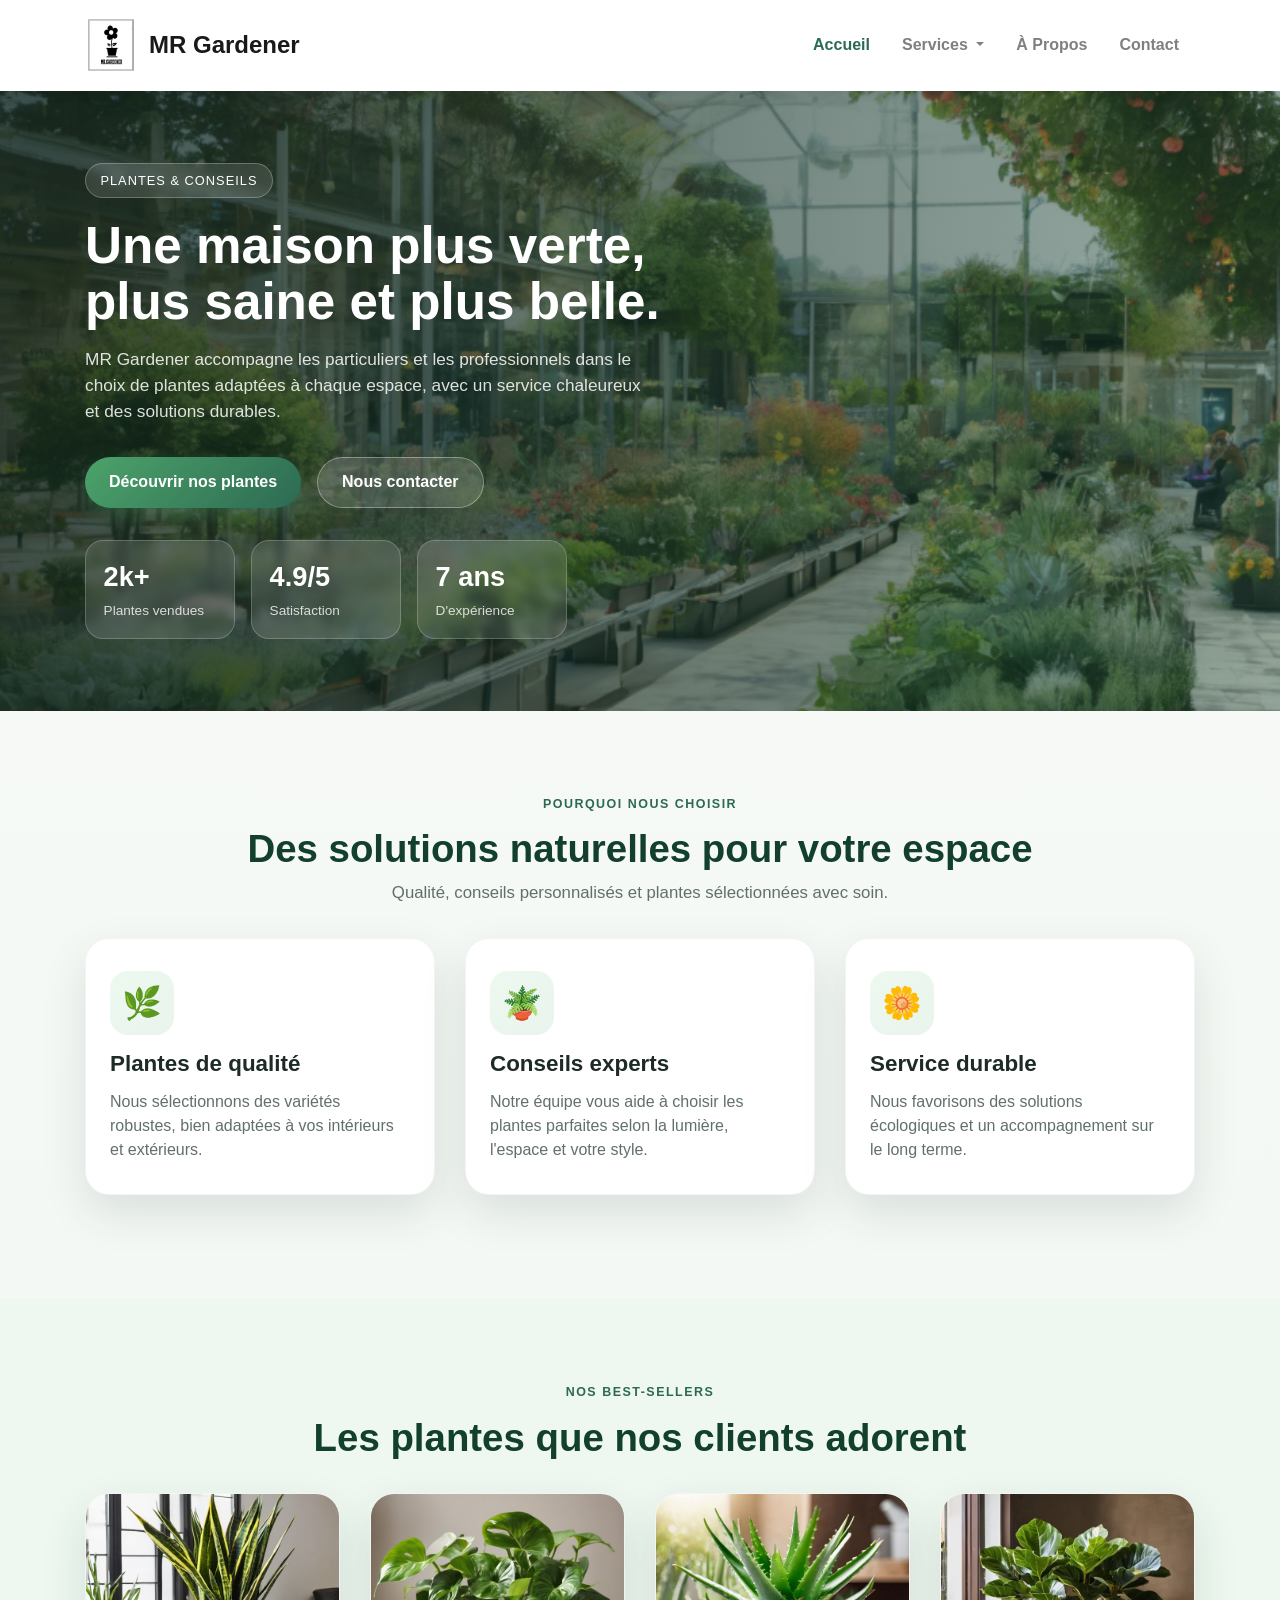
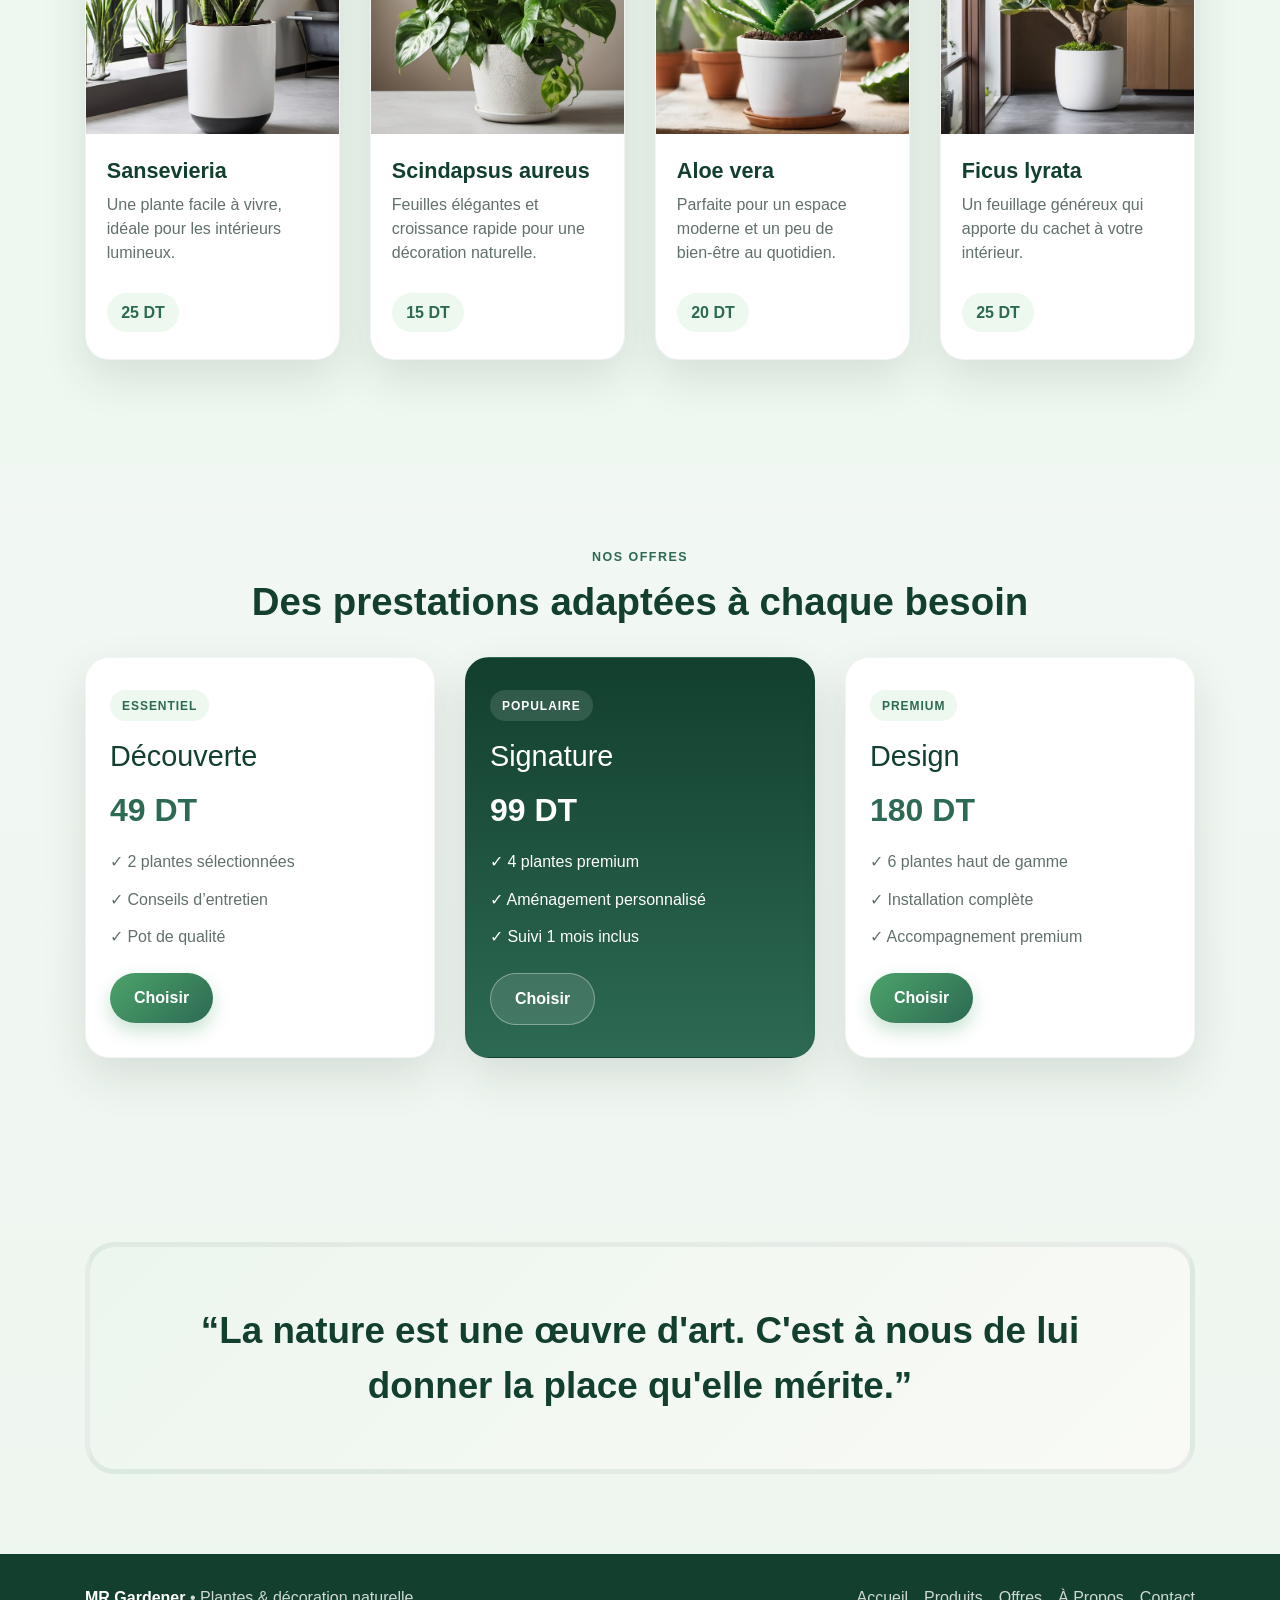
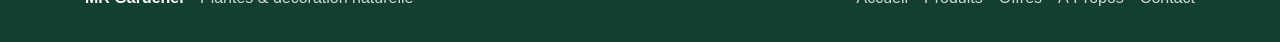
<file: index.html>
<!DOCTYPE html>
<html lang="fr">
<head>
  <meta charset="UTF-8">
  <meta name="viewport" content="width=device-width, initial-scale=1.0">
  <title>MR Gardener | Accueil</title>
  <link rel="icon" href="logo.png" type="image/png">
  <link rel="stylesheet" href="https://maxcdn.bootstrapcdn.com/bootstrap/4.5.2/css/bootstrap.min.css">
  <link rel="stylesheet" href="styles.css">
</head>
<body>

<nav class="navbar navbar-expand-lg navbar-light sticky-top">
  <div class="container">
    <a class="navbar-brand" href="index.html">
      <img src="logo.png" alt="Logo MR Gardener">
      <span>MR Gardener</span>
    </a>
    <button class="navbar-toggler" type="button" data-toggle="collapse" data-target="#navbarNav" aria-controls="navbarNav" aria-expanded="false" aria-label="Toggle navigation">
      <span class="navbar-toggler-icon"></span>
    </button>
    <div class="collapse navbar-collapse" id="navbarNav">
      <ul class="navbar-nav ml-auto">
        <li class="nav-item active">
          <a class="nav-link" href="index.html">Accueil</a>
        </li>
        <li class="nav-item dropdown">
          <a class="nav-link dropdown-toggle" href="#" id="navbarDropdown" role="button" data-toggle="dropdown" aria-haspopup="true" aria-expanded="false">
            Services
          </a>
          <div class="dropdown-menu" aria-labelledby="navbarDropdown">
            <a class="dropdown-item" href="service1.html">Nos Produits</a>
            <a class="dropdown-item" href="service2.html">Nos Offres</a>
          </div>
        </li>
        <li class="nav-item">
          <a class="nav-link" href="about.html">À Propos</a>
        </li>
        <li class="nav-item">
          <a class="nav-link" href="contact.html">Contact</a>
        </li>
      </ul>
    </div>
  </div>
</nav>

<header class="hero-section">
  <div class="container">
    <div class="row align-items-center">
      <div class="col-lg-7">
        <div class="hero-content">
          <span class="hero-badge">Plantes & conseils</span>
          <h1>Une maison plus verte, plus saine et plus belle.</h1>
          <p>MR Gardener accompagne les particuliers et les professionnels dans le choix de plantes adaptées à chaque espace, avec un service chaleureux et des solutions durables.</p>
          <div class="hero-actions">
            <a href="service1.html" class="btn-primary-custom">Découvrir nos plantes</a>
            <a href="contact.html" class="btn-secondary-custom">Nous contacter</a>
          </div>
          <div class="hero-stats">
            <div class="stat-card">
              <span class="stat-number">2k+</span>
              <span class="stat-label">Plantes vendues</span>
            </div>
            <div class="stat-card">
              <span class="stat-number">4.9/5</span>
              <span class="stat-label">Satisfaction</span>
            </div>
            <div class="stat-card">
              <span class="stat-number">7 ans</span>
              <span class="stat-label">D'expérience</span>
            </div>
          </div>
        </div>
      </div>
    </div>
  </div>
</header>

<main>
  <section class="section-shell">
    <div class="container">
      <div class="section-heading text-center">
        <span>Pourquoi nous choisir</span>
        <h2>Des solutions naturelles pour votre espace</h2>
        <p>Qualité, conseils personnalisés et plantes sélectionnées avec soin.</p>
      </div>
      <div class="row">
        <div class="col-md-4 mb-4">
          <div class="feature-card">
            <div class="feature-icon">🌿</div>
            <h3>Plantes de qualité</h3>
            <p>Nous sélectionnons des variétés robustes, bien adaptées à vos intérieurs et extérieurs.</p>
          </div>
        </div>
        <div class="col-md-4 mb-4">
          <div class="feature-card">
            <div class="feature-icon">🪴</div>
            <h3>Conseils experts</h3>
            <p>Notre équipe vous aide à choisir les plantes parfaites selon la lumière, l'espace et votre style.</p>
          </div>
        </div>
        <div class="col-md-4 mb-4">
          <div class="feature-card">
            <div class="feature-icon">🌼</div>
            <h3>Service durable</h3>
            <p>Nous favorisons des solutions écologiques et un accompagnement sur le long terme.</p>
          </div>
        </div>
      </div>
    </div>
  </section>

  <section class="section-shell" style="background: rgba(237, 248, 239, 0.75);">
    <div class="container">
      <div class="section-heading text-center">
        <span>Nos best-sellers</span>
        <h2>Les plantes que nos clients adorent</h2>
      </div>
      <div class="row">
        <div class="col-lg-3 col-md-6 mb-4">
          <div class="product-card">
            <img src="image1.jpg" alt="Sansevieria">
            <div class="product-body">
              <h3>Sansevieria</h3>
              <p>Une plante facile à vivre, idéale pour les intérieurs lumineux.</p>
              <span class="price-tag">25 DT</span>
            </div>
          </div>
        </div>
        <div class="col-lg-3 col-md-6 mb-4">
          <div class="product-card">
            <img src="image2.jpg" alt="Scindapsus aureus">
            <div class="product-body">
              <h3>Scindapsus aureus</h3>
              <p>Feuilles élégantes et croissance rapide pour une décoration naturelle.</p>
              <span class="price-tag">15 DT</span>
            </div>
          </div>
        </div>
        <div class="col-lg-3 col-md-6 mb-4">
          <div class="product-card">
            <img src="image3.jpg" alt="Aloe vera">
            <div class="product-body">
              <h3>Aloe vera</h3>
              <p>Parfaite pour un espace moderne et un peu de bien-être au quotidien.</p>
              <span class="price-tag">20 DT</span>
            </div>
          </div>
        </div>
        <div class="col-lg-3 col-md-6 mb-4">
          <div class="product-card">
            <img src="image4.jpg" alt="Ficus lyrata">
            <div class="product-body">
              <h3>Ficus lyrata</h3>
              <p>Un feuillage généreux qui apporte du cachet à votre intérieur.</p>
              <span class="price-tag">25 DT</span>
            </div>
          </div>
        </div>
      </div>
    </div>
  </section>

  <section class="section-shell">
    <div class="container">
      <div class="section-heading text-center">
        <span>Nos offres</span>
        <h2>Des prestations adaptées à chaque besoin</h2>
      </div>
      <div class="row">
        <div class="col-md-4 mb-4">
          <div class="offer-card">
            <div class="offer-badge">Essentiel</div>
            <h3>Découverte</h3>
            <div class="offer-price">49 DT</div>
            <ul>
              <li>✓ 2 plantes sélectionnées</li>
              <li>✓ Conseils d’entretien</li>
              <li>✓ Pot de qualité</li>
            </ul>
            <a href="service2.html" class="btn-primary-custom">Choisir</a>
          </div>
        </div>
        <div class="col-md-4 mb-4">
          <div class="offer-card featured">
            <div class="offer-badge">Populaire</div>
            <h3>Signature</h3>
            <div class="offer-price">99 DT</div>
            <ul>
              <li>✓ 4 plantes premium</li>
              <li>✓ Aménagement personnalisé</li>
              <li>✓ Suivi 1 mois inclus</li>
            </ul>
            <a href="service2.html" class="btn-secondary-custom">Choisir</a>
          </div>
        </div>
        <div class="col-md-4 mb-4">
          <div class="offer-card">
            <div class="offer-badge">Premium</div>
            <h3>Design</h3>
            <div class="offer-price">180 DT</div>
            <ul>
              <li>✓ 6 plantes haut de gamme</li>
              <li>✓ Installation complète</li>
              <li>✓ Accompagnement premium</li>
            </ul>
            <a href="service2.html" class="btn-primary-custom">Choisir</a>
          </div>
        </div>
      </div>
    </div>
  </section>

  <section class="section-shell">
    <div class="container">
      <div class="quote-block text-center">
        <p>“La nature est une œuvre d'art. C'est à nous de lui donner la place qu'elle mérite.”</p>
      </div>
    </div>
  </section>
</main>

<footer class="site-footer">
  <div class="container">
    <div>
      <strong>MR Gardener</strong> • Plantes & décoration naturelle
    </div>
    <div class="footer-links">
      <a href="index.html">Accueil</a>
      <a href="service1.html">Produits</a>
      <a href="service2.html">Offres</a>
      <a href="about.html">À Propos</a>
      <a href="contact.html">Contact</a>
    </div>
  </div>
</footer>

<script src="https://code.jquery.com/jquery-3.5.1.slim.min.js"></script>
<script src="https://cdn.jsdelivr.net/npm/bootstrap@4.5.2/dist/js/bootstrap.bundle.min.js"></script>
</body>
</html>
</file>
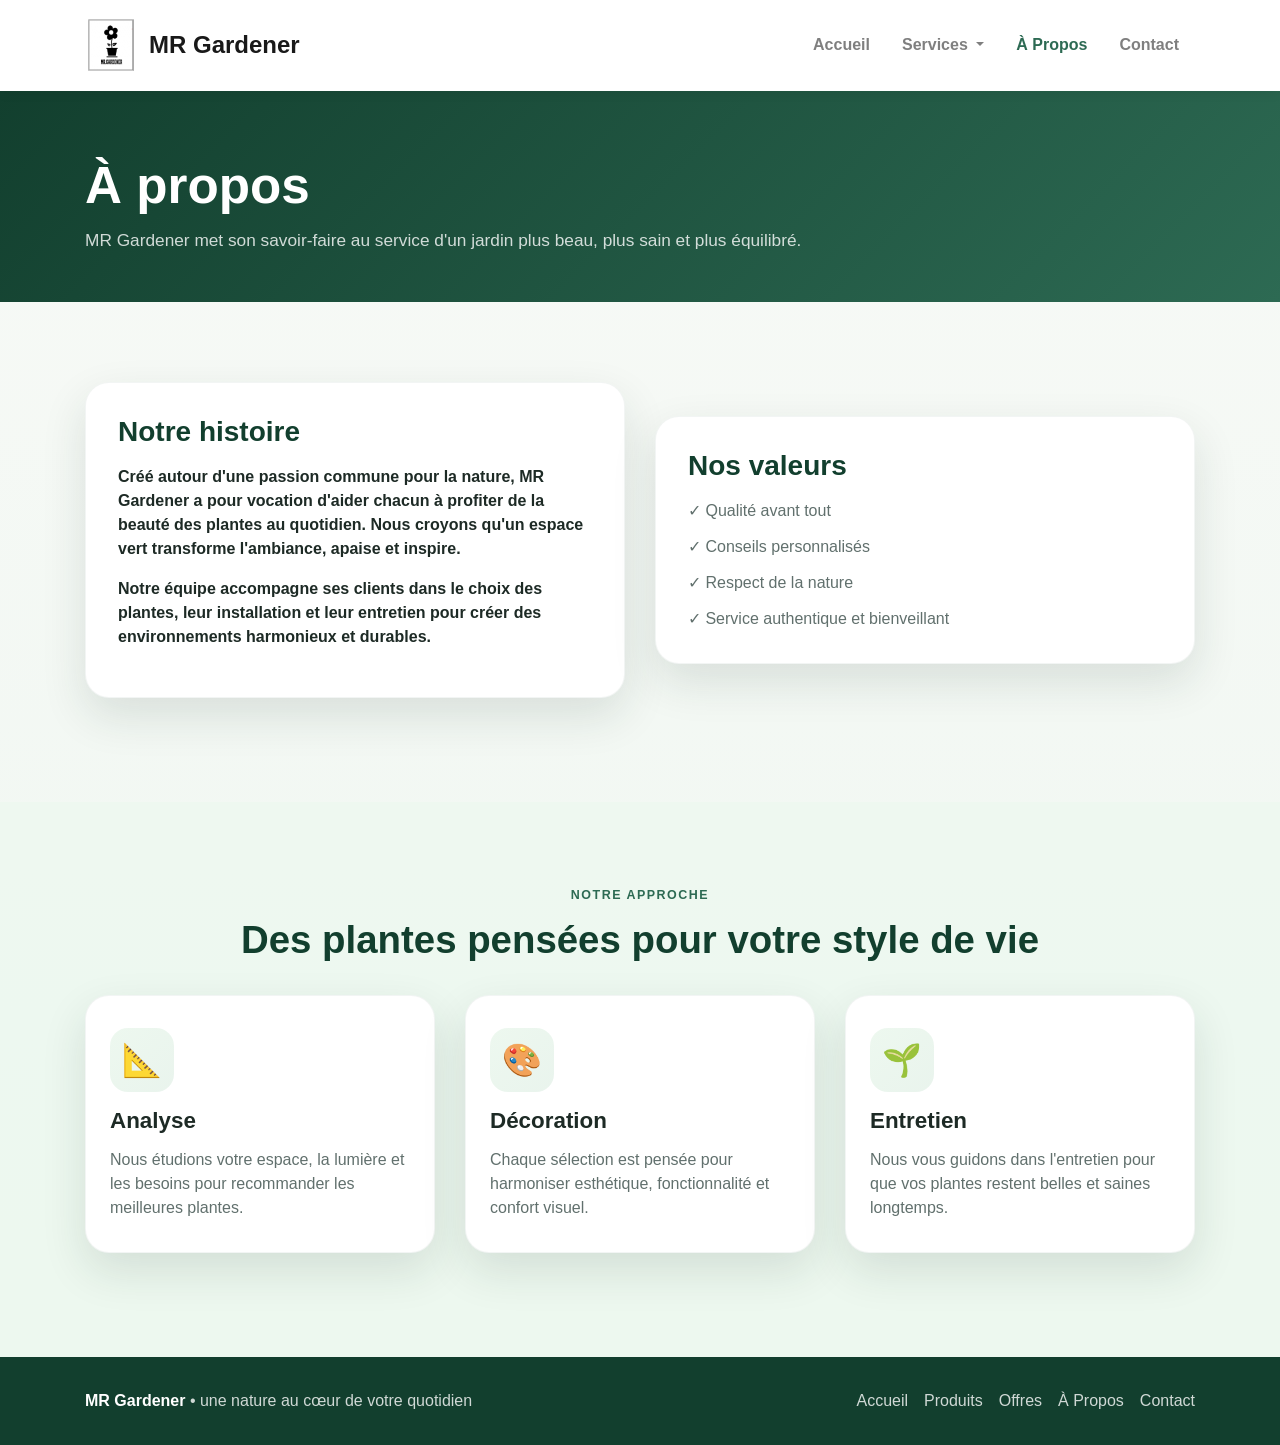
<file: about.html>
<!DOCTYPE html>
<html lang="fr">
<head>
  <meta charset="UTF-8">
  <meta name="viewport" content="width=device-width, initial-scale=1.0">
  <title>MR Gardener | À Propos</title>
  <link rel="icon" href="logo.png" type="image/png">
  <link rel="stylesheet" href="https://maxcdn.bootstrapcdn.com/bootstrap/4.5.2/css/bootstrap.min.css">
  <link rel="stylesheet" href="styles.css">
</head>
<body>

<nav class="navbar navbar-expand-lg navbar-light sticky-top">
  <div class="container">
    <a class="navbar-brand" href="index.html">
      <img src="logo.png" alt="Logo MR Gardener">
      <span>MR Gardener</span>
    </a>
    <button class="navbar-toggler" type="button" data-toggle="collapse" data-target="#navbarNav" aria-controls="navbarNav" aria-expanded="false" aria-label="Toggle navigation">
      <span class="navbar-toggler-icon"></span>
    </button>
    <div class="collapse navbar-collapse" id="navbarNav">
      <ul class="navbar-nav ml-auto">
        <li class="nav-item">
          <a class="nav-link" href="index.html">Accueil</a>
        </li>
        <li class="nav-item dropdown">
          <a class="nav-link dropdown-toggle" href="#" id="navbarDropdown" role="button" data-toggle="dropdown" aria-haspopup="true" aria-expanded="false">
            Services
          </a>
          <div class="dropdown-menu" aria-labelledby="navbarDropdown">
            <a class="dropdown-item" href="service1.html">Nos Produits</a>
            <a class="dropdown-item" href="service2.html">Nos Offres</a>
          </div>
        </li>
        <li class="nav-item active">
          <a class="nav-link" href="about.html">À Propos</a>
        </li>
        <li class="nav-item">
          <a class="nav-link" href="contact.html">Contact</a>
        </li>
      </ul>
    </div>
  </div>
</nav>

<header class="page-banner">
  <div class="container">
    <h1>À propos</h1>
    <p>MR Gardener met son savoir-faire au service d'un jardin plus beau, plus sain et plus équilibré.</p>
  </div>
</header>

<main class="section-shell">
  <div class="container">
    <div class="row align-items-center">
      <div class="col-lg-6 mb-4">
        <div class="info-card">
          <h3>Notre histoire</h3>
          <p><strong>Créé autour d'une passion commune pour la nature, MR Gardener a pour vocation d'aider chacun à profiter de la beauté des plantes au quotidien. Nous croyons qu'un espace vert transforme l'ambiance, apaise et inspire.</strong></p>
          <p><strong>Notre équipe accompagne ses clients dans le choix des plantes, leur installation et leur entretien pour créer des environnements harmonieux et durables.</strong></p>
        </div>
      </div>
      <div class="col-lg-6 mb-4">
        <div class="info-card">
          <h3>Nos valeurs</h3>
          <ul class="info-list">
            <li>✓ Qualité avant tout</li>
            <li>✓ Conseils personnalisés</li>
            <li>✓ Respect de la nature</li>
            <li>✓ Service authentique et bienveillant</li>
          </ul>
        </div>
      </div>
    </div>
  </div>
</main>

<section class="section-shell" style="background: rgba(237, 248, 239, 0.75);">
  <div class="container">
    <div class="section-heading text-center">
      <span>Notre approche</span>
      <h2>Des plantes pensées pour votre style de vie</h2>
    </div>
    <div class="row">
      <div class="col-md-4 mb-4">
        <div class="feature-card">
          <div class="feature-icon">📐</div>
          <h3>Analyse</h3>
          <p>Nous étudions votre espace, la lumière et les besoins pour recommander les meilleures plantes.</p>
        </div>
      </div>
      <div class="col-md-4 mb-4">
        <div class="feature-card">
          <div class="feature-icon">🎨</div>
          <h3>Décoration</h3>
          <p>Chaque sélection est pensée pour harmoniser esthétique, fonctionnalité et confort visuel.</p>
        </div>
      </div>
      <div class="col-md-4 mb-4">
        <div class="feature-card">
          <div class="feature-icon">🌱</div>
          <h3>Entretien</h3>
          <p>Nous vous guidons dans l'entretien pour que vos plantes restent belles et saines longtemps.</p>
        </div>
      </div>
    </div>
  </div>
</section>

<footer class="site-footer">
  <div class="container">
    <div>
      <strong>MR Gardener</strong> • une nature au cœur de votre quotidien
    </div>
    <div class="footer-links">
      <a href="index.html">Accueil</a>
      <a href="service1.html">Produits</a>
      <a href="service2.html">Offres</a>
      <a href="about.html">À Propos</a>
      <a href="contact.html">Contact</a>
    </div>
  </div>
</footer>

<script src="https://code.jquery.com/jquery-3.5.1.slim.min.js"></script>
<script src="https://cdn.jsdelivr.net/npm/bootstrap@4.5.2/dist/js/bootstrap.bundle.min.js"></script>
</body>
</html>
</file>
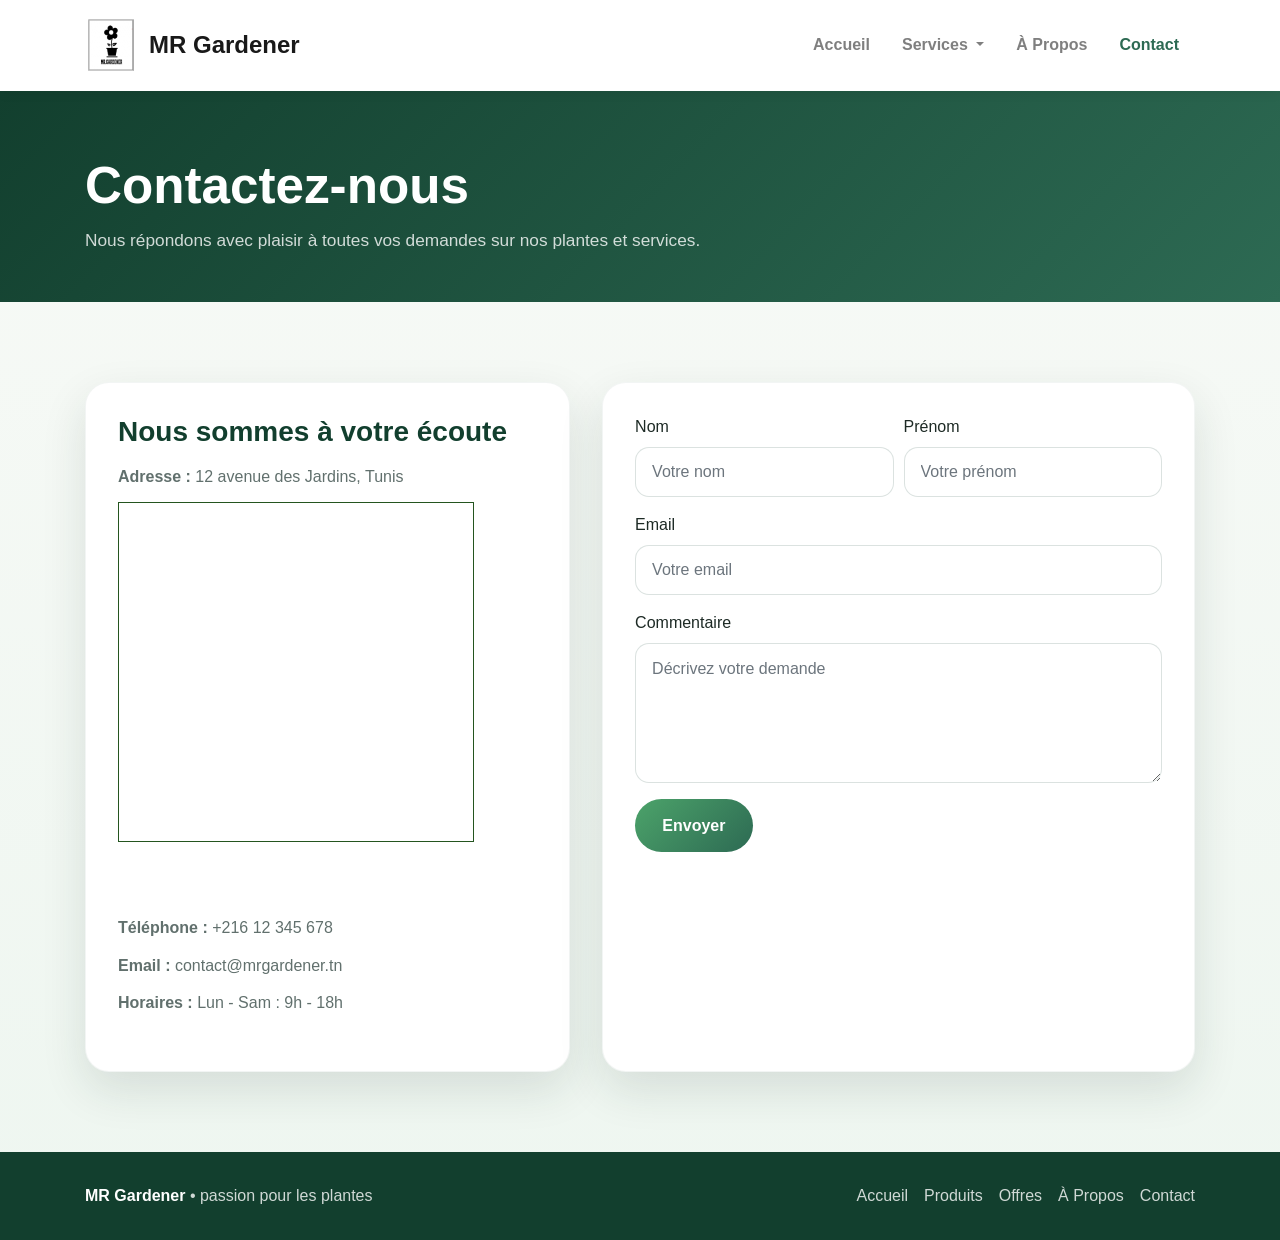
<file: contact.html>
<!DOCTYPE html>
<html lang="fr">
<head>
  <meta charset="UTF-8">
  <meta name="viewport" content="width=device-width, initial-scale=1.0">
  <title>MR Gardener | Contact</title>
  <link rel="icon" href="logo.png" type="image/png">
  <link rel="stylesheet" href="https://maxcdn.bootstrapcdn.com/bootstrap/4.5.2/css/bootstrap.min.css">
  <link rel="stylesheet" href="styles.css">
  <link rel="stylesheet" href="https://cdnjs.cloudflare.com/ajax/libs/font-awesome/6.5.0/css/all.min.css">
</head>
<body>

<nav class="navbar navbar-expand-lg navbar-light sticky-top">
  <div class="container">
    <a class="navbar-brand" href="index.html">
      <img src="logo.png" alt="Logo MR Gardener">
      <span>MR Gardener</span>
    </a>
    <button class="navbar-toggler" type="button" data-toggle="collapse" data-target="#navbarNav" aria-controls="navbarNav" aria-expanded="false" aria-label="Toggle navigation">
      <span class="navbar-toggler-icon"></span>
    </button>
    <div class="collapse navbar-collapse" id="navbarNav">
      <ul class="navbar-nav ml-auto">
        <li class="nav-item">
          <a class="nav-link" href="index.html">Accueil</a>
        </li>
        <li class="nav-item dropdown">
          <a class="nav-link dropdown-toggle" href="#" id="navbarDropdown" role="button" data-toggle="dropdown" aria-haspopup="true" aria-expanded="false">
            Services
          </a>
          <div class="dropdown-menu" aria-labelledby="navbarDropdown">
            <a class="dropdown-item" href="service1.html">Nos Produits</a>
            <a class="dropdown-item" href="service2.html">Nos Offres</a>
          </div>
        </li>
        <li class="nav-item">
          <a class="nav-link" href="about.html">À Propos</a>
        </li>
        <li class="nav-item active">
          <a class="nav-link" href="contact.html">Contact</a>
        </li>
      </ul>
    </div>
  </div>
</nav>

<header class="page-banner">
  <div class="container">
    <h1>Contactez-nous</h1>
    <p>Nous répondons avec plaisir à toutes vos demandes sur nos plantes et services.</p>
  </div>
</header>

<main class="section-shell">
  <div class="container">
    <div class="contact-layout">
      <div class="contact-card">
        <h3>Nous sommes à votre écoute</h3>
        <ul class="contact-list">
<li><strong>Adresse :</strong> 12 avenue des Jardins, Tunis</li>
<div style="width: 100%; height: 400px;">
  <iframe
    src="https://www.google.com/maps/embed?pb=!1m18!1m12!1m3!1d3153.019123456789!2d10.123456789012345!3d36.12345678901234!2m3!1f0!2f0!3f0!3m2!1i1024!2i768!4f13.1!3m3!1m2!1s0x12a3456789abcdef%3A0xabcdef1234567890!2sMR%20Gardener%20Tunis!5e0!3m2!1sfr!2stn!4v1612345678901"
    width="85%"
    height="85%"
    style="border: 0.4px solid #24551f;"
    allowfullscreen=""
    loading="lazy"
    referrerpolicy="no-referrer-when-downgrade"
    title="Adresse de MR Gardener">
  </iframe>
</div>
<li> <strong>Téléphone :</strong> +216 12 345 678</li>
<li><strong>Email :</strong> contact@mrgardener.tn</li>
<li><strong>Horaires :</strong> Lun - Sam : 9h - 18h</li>
        </ul>
      </div>

      <div class="contact-card">
        <form id="contactForm" novalidate>
          <div class="form-row">
            <div class="form-group col-md-6">
              <label for="inputNom">Nom</label>
              <input type="text" class="form-control" id="inputNom" placeholder="Votre nom" required>
            </div>
            <div class="form-group col-md-6">
              <label for="inputPrenom">Prénom</label>
              <input type="text" class="form-control" id="inputPrenom" placeholder="Votre prénom" required>
            </div>
          </div>
          <div class="form-group">
            <label for="inputEmail">Email</label>
            <input type="email" class="form-control" id="inputEmail" placeholder="Votre email" required>
          </div>
          <div class="form-group">
            <label for="inputCommentaire">Commentaire</label>
            <textarea class="form-control" id="inputCommentaire" placeholder="Décrivez votre demande"></textarea>
          </div>
          <button type="submit" class="btn-submit">Envoyer</button>
          <div id="formMsg" class="mt-3" role="status" style="font-weight:600;color:var(--green-700);"></div>
        </form>
      </div>
    </div>
  </div>
</main>

<footer class="site-footer">
  <div class="container">
    <div>
      <strong>MR Gardener</strong> • passion pour les plantes
    </div>
    <div class="footer-links">
      <a href="index.html">Accueil</a>
      <a href="service1.html">Produits</a>
      <a href="service2.html">Offres</a>
      <a href="about.html">À Propos</a>
      <a href="contact.html">Contact</a>
    </div>
  </div>
</footer>

<script src="https://code.jquery.com/jquery-3.5.1.slim.min.js"></script>
<script src="https://cdn.jsdelivr.net/npm/bootstrap@4.5.2/dist/js/bootstrap.bundle.min.js"></script>
<script>
document.getElementById('contactForm').addEventListener('submit', function (e) {
  e.preventDefault();
  var msg = document.getElementById('formMsg');
  if (!this.checkValidity()) { this.reportValidity(); return; }
  msg.textContent = 'Merci ! Votre message a bien été envoyé.';
  this.reset();
});
</script>
</body>
</html>
</file>
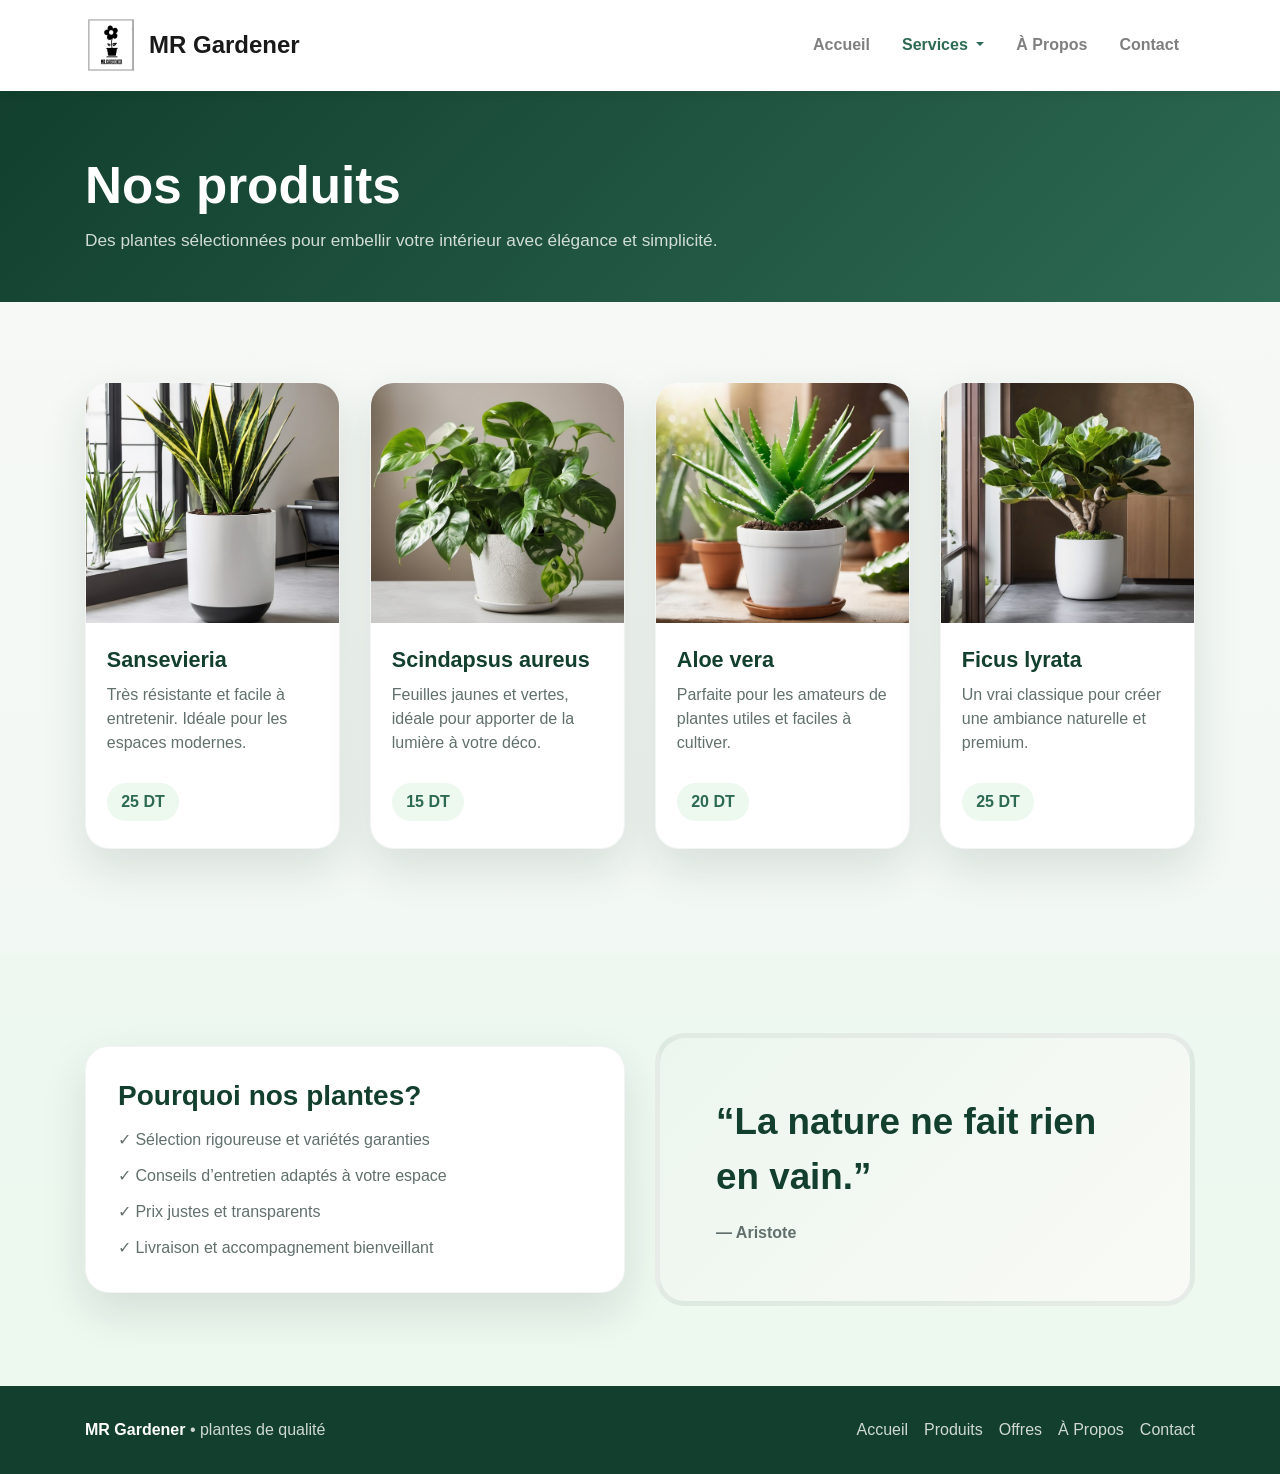
<file: service1.html>
<!DOCTYPE html>
<html lang="fr">
<head>
  <meta charset="UTF-8">
  <meta name="viewport" content="width=device-width, initial-scale=1.0">
  <title>MR Gardener | Produits</title>
  <link rel="icon" href="logo.png" type="image/png">
  <link rel="stylesheet" href="https://maxcdn.bootstrapcdn.com/bootstrap/4.5.2/css/bootstrap.min.css">
  <link rel="stylesheet" href="styles.css">
</head>
<body>

<nav class="navbar navbar-expand-lg navbar-light sticky-top">
  <div class="container">
    <a class="navbar-brand" href="index.html">
      <img src="logo.png" alt="Logo MR Gardener">
      <span>MR Gardener</span>
    </a>
    <button class="navbar-toggler" type="button" data-toggle="collapse" data-target="#navbarNav" aria-controls="navbarNav" aria-expanded="false" aria-label="Toggle navigation">
      <span class="navbar-toggler-icon"></span>
    </button>
    <div class="collapse navbar-collapse" id="navbarNav">
      <ul class="navbar-nav ml-auto">
        <li class="nav-item">
          <a class="nav-link" href="index.html">Accueil</a>
        </li>
        <li class="nav-item dropdown active">
          <a class="nav-link dropdown-toggle" href="#" id="navbarDropdown" role="button" data-toggle="dropdown" aria-haspopup="true" aria-expanded="false">
            Services
          </a>
          <div class="dropdown-menu" aria-labelledby="navbarDropdown">
            <a class="dropdown-item" href="service1.html">Nos Produits</a>
            <a class="dropdown-item" href="service2.html">Nos Offres</a>
          </div>
        </li>
        <li class="nav-item">
          <a class="nav-link" href="about.html">À Propos</a>
        </li>
        <li class="nav-item">
          <a class="nav-link" href="contact.html">Contact</a>
        </li>
      </ul>
    </div>
  </div>
</nav>

<header class="page-banner">
  <div class="container">
    <h1>Nos produits</h1>
    <p>Des plantes sélectionnées pour embellir votre intérieur avec élégance et simplicité.</p>
  </div>
</header>

<main class="section-shell">
  <div class="container">
    <div class="row">
      <div class="col-lg-3 col-md-6 mb-4">
        <div class="product-card">
          <img src="image1.jpg" alt="Sansevieria">
          <div class="product-body">
            <h3>Sansevieria</h3>
            <p>Très résistante et facile à entretenir. Idéale pour les espaces modernes.</p>
            <span class="price-tag">25 DT</span>
          </div>
        </div>
      </div>
      <div class="col-lg-3 col-md-6 mb-4">
        <div class="product-card">
          <img src="image2.jpg" alt="Scindapsus aureus">
          <div class="product-body">
            <h3>Scindapsus aureus</h3>
            <p>Feuilles jaunes et vertes, idéale pour apporter de la lumière à votre déco.</p>
            <span class="price-tag">15 DT</span>
          </div>
        </div>
      </div>
      <div class="col-lg-3 col-md-6 mb-4">
        <div class="product-card">
          <img src="image3.jpg" alt="Aloe vera">
          <div class="product-body">
            <h3>Aloe vera</h3>
            <p>Parfaite pour les amateurs de plantes utiles et faciles à cultiver.</p>
            <span class="price-tag">20 DT</span>
          </div>
        </div>
      </div>
      <div class="col-lg-3 col-md-6 mb-4">
        <div class="product-card">
          <img src="image4.jpg" alt="Ficus lyrata">
          <div class="product-body">
            <h3>Ficus lyrata</h3>
            <p>Un vrai classique pour créer une ambiance naturelle et premium.</p>
            <span class="price-tag">25 DT</span>
          </div>
        </div>
      </div>
    </div>
  </div>
</main>

<section class="section-shell" style="background: rgba(237, 248, 239, 0.75);">
  <div class="container">
    <div class="row align-items-center">
      <div class="col-lg-6">
        <div class="info-card">
          <h3>Pourquoi nos plantes?</h3>
          <ul class="info-list">
            <li>✓ Sélection rigoureuse et variétés garanties</li>
            <li>✓ Conseils d’entretien adaptés à votre espace</li>
            <li>✓ Prix justes et transparents</li>
            <li>✓ Livraison et accompagnement bienveillant</li>
          </ul>
        </div>
      </div>
      <div class="col-lg-6">
        <div class="quote-block">
          <p>“La nature ne fait rien en vain.”</p>
          <div style="margin-top: 1rem; color: var(--muted); font-weight: 600;">— Aristote</div>
        </div>
      </div>
    </div>
  </div>
</section>

<footer class="site-footer">
  <div class="container">
    <div>
      <strong>MR Gardener</strong> • plantes de qualité
    </div>
    <div class="footer-links">
      <a href="index.html">Accueil</a>
      <a href="service1.html">Produits</a>
      <a href="service2.html">Offres</a>
      <a href="about.html">À Propos</a>
      <a href="contact.html">Contact</a>
    </div>
  </div>
</footer>

<script src="https://code.jquery.com/jquery-3.5.1.slim.min.js"></script>
<script src="https://cdn.jsdelivr.net/npm/bootstrap@4.5.2/dist/js/bootstrap.bundle.min.js"></script>
</body>
</html>
</file>
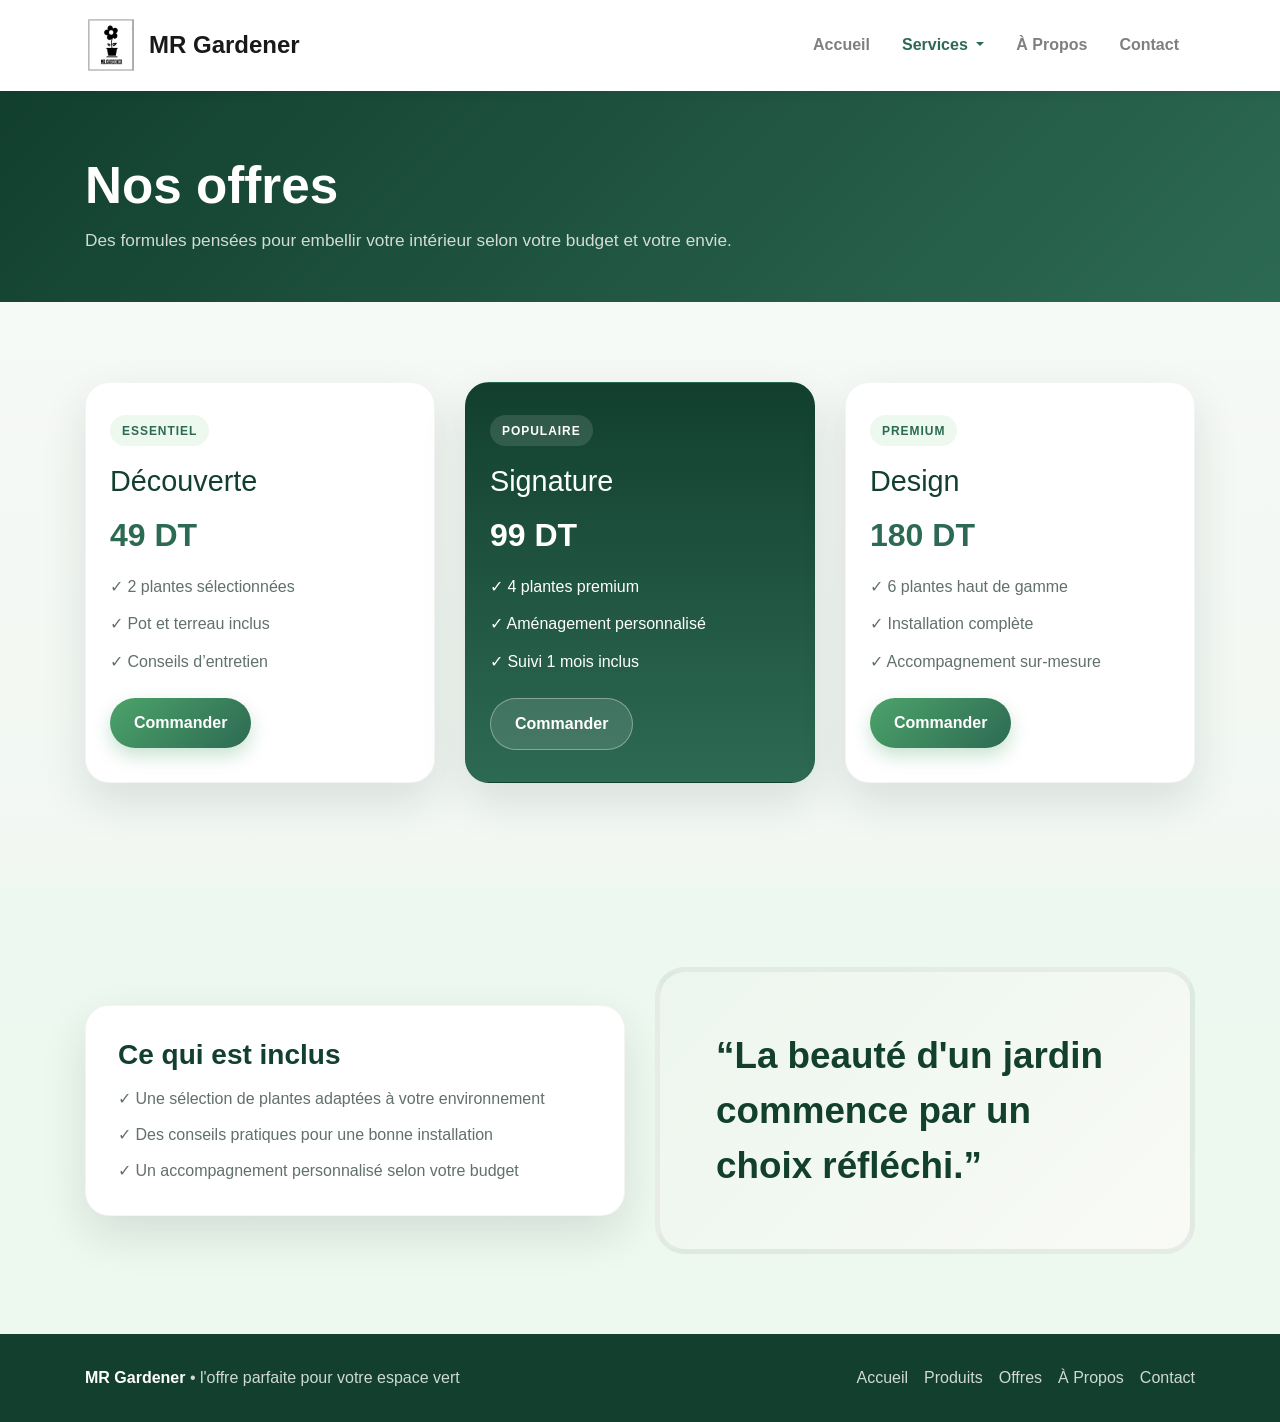
<file: service2.html>
<!DOCTYPE html>
<html lang="fr">
<head>
  <meta charset="UTF-8">
  <meta name="viewport" content="width=device-width, initial-scale=1.0">
  <title>MR Gardener | Nos Offres</title>
  <link rel="icon" href="logo.png" type="image/png">
  <link rel="stylesheet" href="https://maxcdn.bootstrapcdn.com/bootstrap/4.5.2/css/bootstrap.min.css">
  <link rel="stylesheet" href="styles.css">
</head>
<body>

<nav class="navbar navbar-expand-lg navbar-light sticky-top">
  <div class="container">
    <a class="navbar-brand" href="index.html">
      <img src="logo.png" alt="Logo MR Gardener">
      <span>MR Gardener</span>
    </a>
    <button class="navbar-toggler" type="button" data-toggle="collapse" data-target="#navbarNav" aria-controls="navbarNav" aria-expanded="false" aria-label="Toggle navigation">
      <span class="navbar-toggler-icon"></span>
    </button>
    <div class="collapse navbar-collapse" id="navbarNav">
      <ul class="navbar-nav ml-auto">
        <li class="nav-item">
          <a class="nav-link" href="index.html">Accueil</a>
        </li>
        <li class="nav-item dropdown active">
          <a class="nav-link dropdown-toggle" href="#" id="navbarDropdown" role="button" data-toggle="dropdown" aria-haspopup="true" aria-expanded="false">
            Services
          </a>
          <div class="dropdown-menu" aria-labelledby="navbarDropdown">
            <a class="dropdown-item" href="service1.html">Nos Produits</a>
            <a class="dropdown-item" href="service2.html">Nos Offres</a>
          </div>
        </li>
        <li class="nav-item">
          <a class="nav-link" href="about.html">À Propos</a>
        </li>
        <li class="nav-item">
          <a class="nav-link" href="contact.html">Contact</a>
        </li>
      </ul>
    </div>
  </div>
</nav>

<header class="page-banner">
  <div class="container">
    <h1>Nos offres</h1>
    <p>Des formules pensées pour embellir votre intérieur selon votre budget et votre envie.</p>
  </div>
</header>

<main class="section-shell">
  <div class="container">
    <div class="row">
      <div class="col-md-4 mb-4">
        <div class="offer-card">
          <div class="offer-badge">Essentiel</div>
          <h3>Découverte</h3>
          <div class="offer-price">49 DT</div>
          <ul>
            <li>✓ 2 plantes sélectionnées</li>
            <li>✓ Pot et terreau inclus</li>
            <li>✓ Conseils d’entretien</li>
          </ul>
          <a href="contact.html" class="btn-primary-custom">Commander</a>
        </div>
      </div>
      <div class="col-md-4 mb-4">
        <div class="offer-card featured">
          <div class="offer-badge">Populaire</div>
          <h3>Signature</h3>
          <div class="offer-price">99 DT</div>
          <ul>
            <li>✓ 4 plantes premium</li>
            <li>✓ Aménagement personnalisé</li>
            <li>✓ Suivi 1 mois inclus</li>
          </ul>
          <a href="contact.html" class="btn-secondary-custom">Commander</a>
        </div>
      </div>
      <div class="col-md-4 mb-4">
        <div class="offer-card">
          <div class="offer-badge">Premium</div>
          <h3>Design</h3>
          <div class="offer-price">180 DT</div>
          <ul>
            <li>✓ 6 plantes haut de gamme</li>
            <li>✓ Installation complète</li>
            <li>✓ Accompagnement sur-mesure</li>
          </ul>
          <a href="contact.html" class="btn-primary-custom">Commander</a>
        </div>
      </div>
    </div>
  </div>
</main>

<section class="section-shell" style="background: rgba(237, 248, 239, 0.75);">
  <div class="container">
    <div class="row align-items-center">
      <div class="col-lg-6">
        <div class="info-card">
          <h3>Ce qui est inclus</h3>
          <ul class="info-list">
            <li>✓ Une sélection de plantes adaptées à votre environnement</li>
            <li>✓ Des conseils pratiques pour une bonne installation</li>
            <li>✓ Un accompagnement personnalisé selon votre budget</li>
          </ul>
        </div>
      </div>
      <div class="col-lg-6">
        <div class="quote-block">
          <p>“La beauté d'un jardin commence par un choix réfléchi.”</p>
        </div>
      </div>
    </div>
  </div>
</section>

<footer class="site-footer">
  <div class="container">
    <div>
      <strong>MR Gardener</strong> • l'offre parfaite pour votre espace vert
    </div>
    <div class="footer-links">
      <a href="index.html">Accueil</a>
      <a href="service1.html">Produits</a>
      <a href="service2.html">Offres</a>
      <a href="about.html">À Propos</a>
      <a href="contact.html">Contact</a>
    </div>
  </div>
</footer>

<script src="https://code.jquery.com/jquery-3.5.1.slim.min.js"></script>
<script src="https://cdn.jsdelivr.net/npm/bootstrap@4.5.2/dist/js/bootstrap.bundle.min.js"></script>
</body>
</html>
</file>
<file: styles.css>
:root {
  --green-900: #123f2e;
  --green-800: #1a4f3f;
  --green-700: #2d6a53;
  --green-500: #4ca36a;
  --green-100: #edf8ef;
  --green-50: #f7fbf7;
  --sand: #f4efe6;
  --text: #1d2a25;
  --muted: #61706d;
  --white: #ffffff;
  --shadow: 0 18px 45px rgba(22, 47, 39, 0.12);
}

* {
  box-sizing: border-box;
}

html {
  scroll-behavior: smooth;
}

body {
  margin: 0;
  font-family: "Segoe UI", Tahoma, sans-serif;
  background: linear-gradient(180deg, #f8faf7 0%, #eef6f0 100%);
  color: var(--text);
}

a {
  color: inherit;
  text-decoration: none;
}

a:hover {
  text-decoration: none;
}

img {
  max-width: 100%;
  display: block;
}

.navbar {
  background: rgba(255, 255, 255, 0.96);
  box-shadow: 0 2px 12px rgba(0, 0, 0, 0.06);
  padding: 0.9rem 0;
}

.navbar-brand {
  display: flex;
  align-items: center;
  gap: 0.75rem;
  font-weight: 700;
  color: var(--green-900);
  font-size: 1.5rem;
}

.navbar-brand img {
  width: 52px;
  height: 52px;
  object-fit: contain;
}

.navbar-nav .nav-link {
  color: var(--text);
  font-weight: 600;
  padding: 0.6rem 1rem !important;
}

.navbar-nav .nav-link:hover,
.navbar-nav .nav-item.active .nav-link {
  color: var(--green-700);
}

.dropdown-menu {
  border: none;
  border-radius: 16px;
  box-shadow: var(--shadow);
  padding: 0.75rem 0;
  min-width: 220px;
}

.dropdown-item {
  font-weight: 500;
  padding: 0.7rem 1.2rem;
}

.dropdown-item:hover {
  background: var(--green-100);
  color: var(--green-900);
}

.section-shell {
  padding: 5rem 0;
}

.hero-section {
  position: relative;
  min-height: 620px;
  display: flex;
  align-items: center;
  background:
    linear-gradient(90deg, rgba(14, 35, 28, 0.78), rgba(22, 68, 52, 0.42)),
    url("backgound.png") center/cover no-repeat;
}

.hero-content {
  color: var(--white);
  max-width: 650px;
}

.hero-badge {
  display: inline-flex;
  align-items: center;
  background: rgba(255, 255, 255, 0.12);
  border: 1px solid rgba(255, 255, 255, 0.25);
  padding: 0.45rem 0.9rem;
  border-radius: 999px;
  font-size: 0.8rem;
  letter-spacing: 0.08em;
  text-transform: uppercase;
  backdrop-filter: blur(4px);
}

.hero-content h1 {
  margin: 1.25rem 0 1rem;
  font-size: clamp(2.3rem, 4vw, 4.2rem);
  line-height: 1.1;
  font-weight: 800;
}

.hero-content p {
  font-size: 1.08rem;
  color: rgba(255, 255, 255, 0.85);
  max-width: 560px;
}

.hero-actions {
  display: flex;
  flex-wrap: wrap;
  gap: 1rem;
  margin-top: 2rem;
}

.btn-primary-custom,
.btn-secondary-custom,
.btn-cta {
  display: inline-flex;
  align-items: center;
  justify-content: center;
  min-height: 48px;
  padding: 0.8rem 1.5rem;
  border-radius: 999px;
  font-weight: 700;
  transition: 0.2s ease;
}

.btn-primary-custom,
.btn-cta {
  background: linear-gradient(135deg, var(--green-500), var(--green-700));
  color: var(--white);
  box-shadow: 0 8px 18px rgba(76, 163, 106, 0.3);
}

.btn-primary-custom:hover,
.btn-cta:hover {
  transform: translateY(-2px);
  color: var(--white);
}

.btn-secondary-custom {
  background: rgba(255, 255, 255, 0.12);
  color: var(--white);
  border: 1px solid rgba(255, 255, 255, 0.35);
}

.hero-stats {
  margin-top: 2rem;
  display: flex;
  flex-wrap: wrap;
  gap: 1rem;
}

.stat-card {
  background: rgba(255, 255, 255, 0.12);
  border: 1px solid rgba(255, 255, 255, 0.2);
  border-radius: 18px;
  padding: 1rem 1.1rem;
  min-width: 150px;
  backdrop-filter: blur(4px);
}

.stat-number {
  display: block;
  font-size: 1.7rem;
  font-weight: 800;
}

.stat-label {
  color: rgba(255, 255, 255, 0.8);
  font-size: 0.85rem;
}

.section-heading {
  margin-bottom: 2rem;
}

.section-heading span {
  display: inline-block;
  margin-bottom: 0.8rem;
  color: var(--green-700);
  font-size: 0.78rem;
  letter-spacing: 0.12em;
  text-transform: uppercase;
  font-weight: 700;
}

.section-heading h2 {
  font-size: clamp(2rem, 3vw, 3rem);
  font-weight: 800;
  color: var(--green-900);
  margin-bottom: 0.5rem;
}

.section-heading p {
  margin: 0;
  color: var(--muted);
  font-size: 1.05rem;
}

.feature-card,
.product-card,
.offer-card,
.info-card,
.contact-card {
  background: var(--white);
  border-radius: 24px;
  box-shadow: var(--shadow);
  border: 1px solid rgba(17, 61, 47, 0.05);
}

.feature-card {
  padding: 2rem 1.5rem;
  height: 100%;
}

.feature-icon {
  width: 64px;
  height: 64px;
  border-radius: 18px;
  display: grid;
  place-items: center;
  background: linear-gradient(135deg, var(--green-100), rgba(76, 163, 106, 0.12));
  font-size: 2rem;
  margin-bottom: 1rem;
}

.feature-card h3 {
  color: var(--green-600);
  font-size: 1.4rem;
  font-weight: 700;
  margin-bottom: 0.8rem;
}

.feature-card p {
  color: var(--muted);
  margin: 0;
}

.product-card {
  overflow: hidden;
  height: 100%;
}

.product-card img {
  width: 100%;
  height: 240px;
  object-fit: cover;
}

.product-body {
  padding: 1.5rem 1.3rem 1.7rem;
}

.product-body h3 {
  font-size: 1.35rem;
  font-weight: 700;
  color: var(--green-900);
  margin-bottom: 0.6rem;
}

.product-body p {
  color: var(--muted);
}

.price-tag {
  display: inline-flex;
  margin-top: 0.75rem;
  font-weight: 800;
  color: var(--green-700);
  background: var(--green-100);
  border-radius: 999px;
  padding: 0.45rem 0.9rem;
}

.page-banner {
  background: linear-gradient(135deg, var(--green-900), var(--green-700));
  color: var(--white);
  padding: 4rem 0 3rem;
}

.page-banner h1 {
  margin: 0;
  font-size: clamp(2.3rem, 4vw, 3.4rem);
  font-weight: 800;
}

.page-banner p {
  margin: 0.75rem 0 0;
  color: rgba(255, 255, 255, 0.8);
  font-size: 1.08rem;
}

.info-card {
  padding: 2rem;
  height: 100%;
}

.info-card h3 {
  color: var(--green-900);
  margin-bottom: 1rem;
  font-weight: 700;
}

.info-list {
  list-style: none;
  padding: 0;
  margin: 0;
  display: grid;
  gap: 0.75rem;
  color: var(--muted);
}

.offer-card {
  padding: 2rem 1.5rem;
  height: 100%;
  position: relative;
}

.offer-card.featured {
  background: linear-gradient(180deg, var(--green-900), var(--green-700));
  color: var(--white);
}

.offer-card.featured .offer-price,
.offer-card.featured li,
.offer-card.featured p,
.offer-card.featured h3 {
  color: var(--white);
}

.offer-badge {
  display: inline-block;
  background: rgba(255, 255, 255, 0.12);
  border-radius: 999px;
  padding: 0.4rem 0.75rem;
  font-size: 0.75rem;
  font-weight: 700;
  letter-spacing: 0.08em;
  text-transform: uppercase;
}

.offer-card h3 {
  margin: 1.1rem 0 0.5rem;
  font-size: 1.8rem;
  color: var(--green-900);
}

.offer-price {
  color: var(--green-700);
  font-size: 2rem;
  font-weight: 800;
  margin: 0.8rem 0 1rem;
}

.offer-card ul {
  list-style: none;
  padding: 0;
  margin: 0 0 1.5rem;
  display: grid;
  gap: 0.85rem;
  color: var(--muted);
}

.quote-block {
  background: linear-gradient(135deg, #ecf6ee, #f9faf6);
  border-radius: 30px;
  padding: 3.5rem;
  border: 5px solid rgba(18, 63, 46, 0.07);
}

.quote-block p {
  font-size: 2.30rem;
  color: var(--green-900);
  margin: 0;
  font-weight: 600;
}

.contact-layout {
  display: grid;
  grid-template-columns: 0.9fr 1.1fr;
  gap: 2rem;
}

.contact-card {
  padding: 2rem;
}

.contact-card h3 {
  color: var(--green-900);
  font-weight: 700;
  margin-bottom: 1rem;
}

.contact-list {
  list-style: none;
  padding: 0;
  margin: 0 0 1.5rem;
  display: grid;
  gap: 0.85rem;
  color: var(--muted);
}

.form-control {
  border: 1px solid rgba(17, 61, 47, 0.15);
  border-radius: 14px;
  min-height: 50px;
  padding: 0.8rem 1rem;
  font-size: 1rem;
}

.form-control:focus {
  border-color: var(--green-500);
  box-shadow: 0 0 0 0.2rem rgba(76, 163, 106, 0.15);
}

textarea.form-control {
  min-height: 140px;
}

.btn-submit {
  background: linear-gradient(135deg, var(--green-500), var(--green-700));
  border: none;
  border-radius: 999px;
  color: var(--white);
  min-height: 50px;
  padding: 0.9rem 1.7rem;
  font-weight: 700;
}

.site-footer {
  background: var(--green-900);
  color: rgba(255, 255, 255, 0.8);
  padding: 2rem 0;
}

.site-footer .container {
  display: flex;
  align-items: center;
  justify-content: space-between;
  flex-wrap: wrap;
  gap: 1rem;
}

.site-footer strong {
  color: var(--white);
}

.footer-links {
  display: flex;
  gap: 1rem;
  flex-wrap: wrap;
}

.footer-links a {
  color: rgba(255, 255, 255, 0.8);
}

@media (max-width: 991.98px) {
  .contact-layout {
    grid-template-columns: 1fr;
  }

  .navbar-brand {
    font-size: 1.2rem;
  }
}

@media (max-width: 767.98px) {
  .hero-section {
    min-height: 520px;
  }

  .section-shell {
    padding: 4rem 0;
  }

  .page-banner {
    padding-top: 3rem;
    padding-bottom: 2rem;
  }

  .site-footer .container {
    flex-direction: column;
    align-items: flex-start;
  }
}

.offer-card:not(.featured) .offer-badge {
  background: var(--green-100);
  color: var(--green-700);
}

.offer-card.featured .offer-badge {
  color: var(--white);
}

.offer-card.featured ul {
  color: rgba(255, 255, 255, 0.9);
}

.offer-card:not(.featured) .btn-secondary-custom {
  color: var(--green-700);
  border-color: var(--green-700);
}
gmp-map {
      height: 400px;
      width: 100%;
    }
    .fa-phone {
      font-size: 28px;
      color: #2b7cff;
    }
</file>
